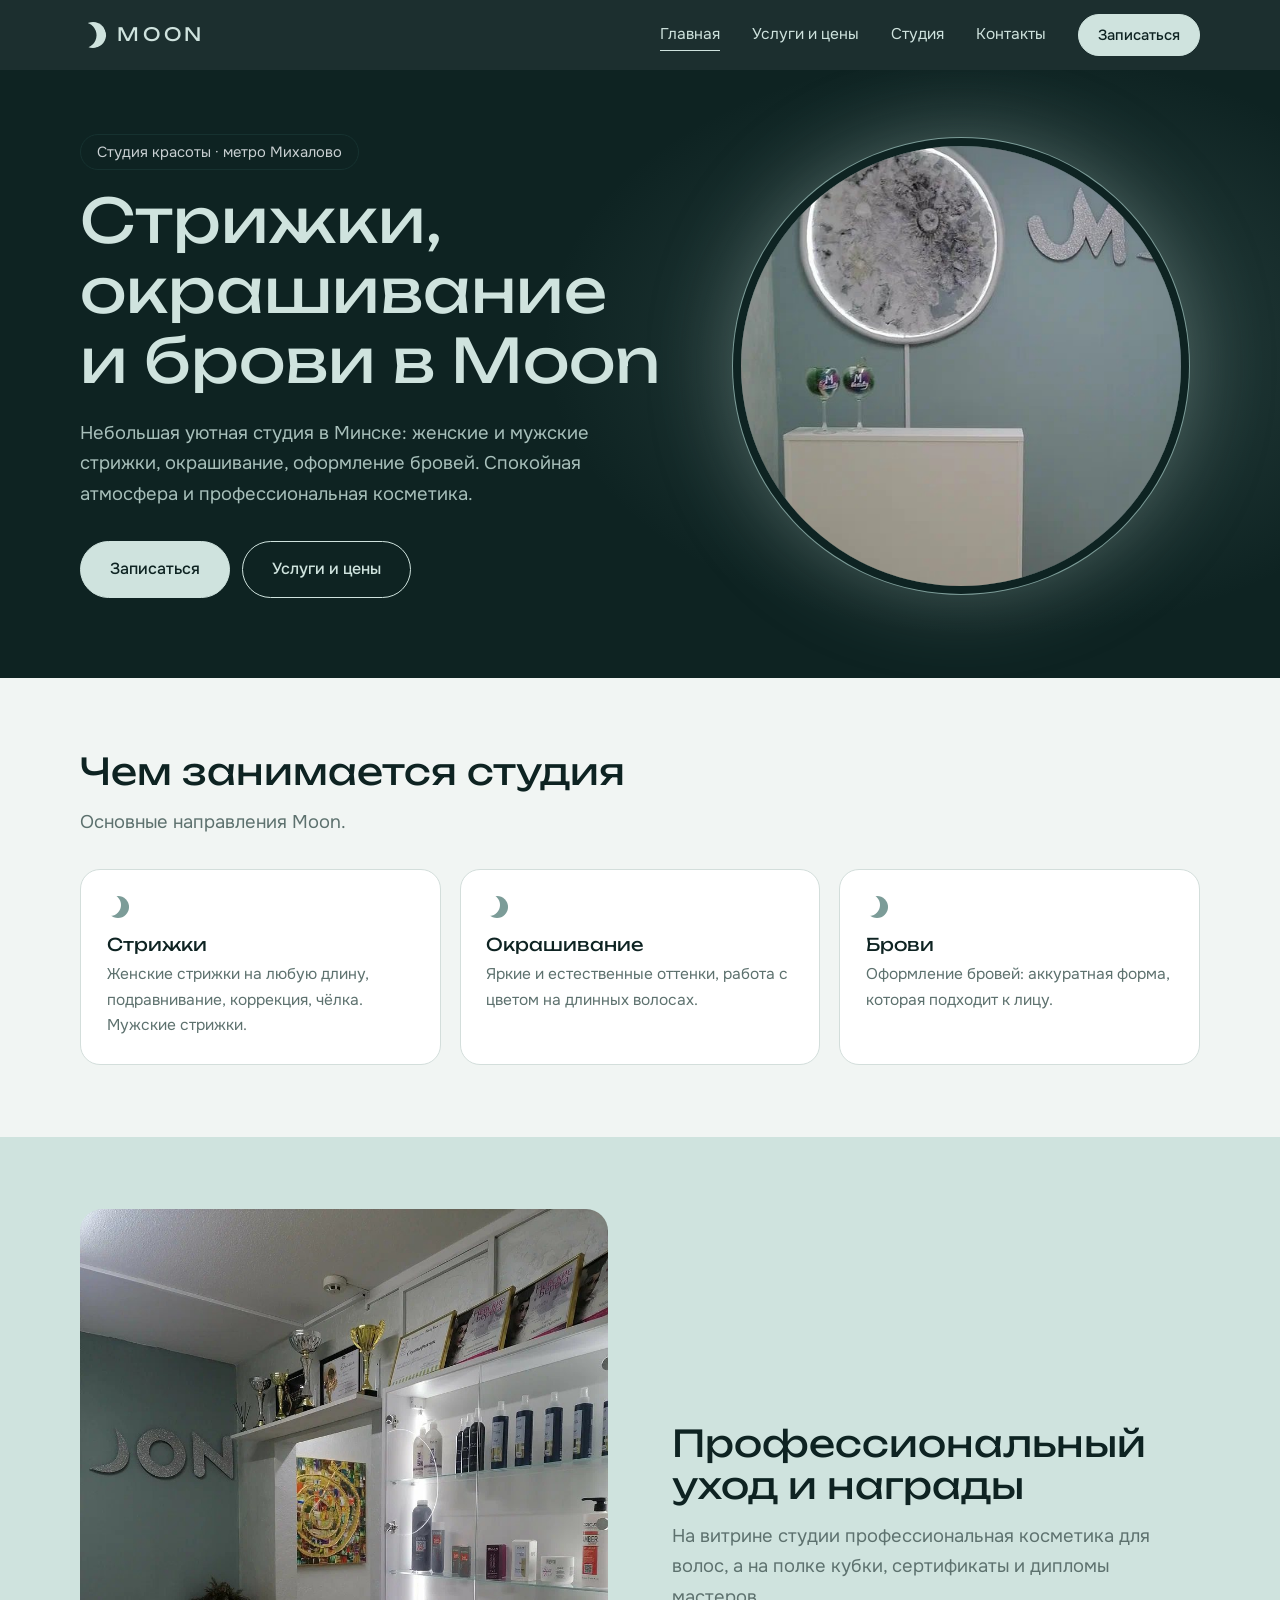
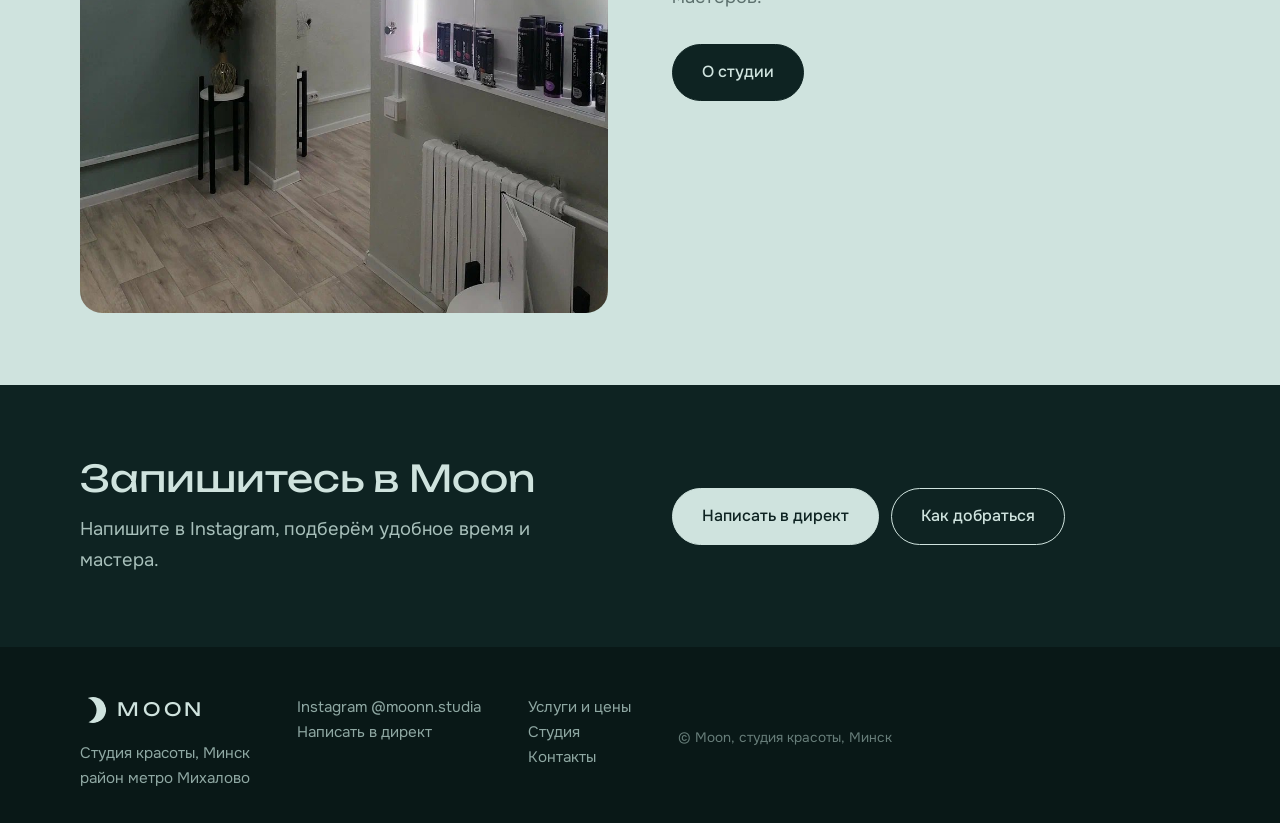
<file: index.html>
<!DOCTYPE html>
<html lang="ru"><head>
<meta charset="utf-8"><meta name="viewport" content="width=device-width,initial-scale=1">
<title>Moon — студия красоты в Минске у метро Михалово</title><meta name="description" content="Студия красоты Moon в Минске: женские и мужские стрижки, окрашивание, брови. Рядом с метро Михалово. Запись в Instagram."><meta name="theme-color" content="#0e2322">
<link rel="icon" href="favicon.ico" sizes="any"><link rel="icon" type="image/png" sizes="32x32" href="favicon-32.png"><link rel="icon" type="image/png" sizes="192x192" href="favicon-192.png"><link rel="apple-touch-icon" href="apple-touch-icon.png">
<link rel="preconnect" href="https://fonts.googleapis.com"><link rel="preconnect" href="https://fonts.gstatic.com" crossorigin>
<link href="https://fonts.googleapis.com/css2?family=Unbounded:wght@300;400;500&family=Onest:wght@300;400;500&display=swap" rel="stylesheet">
<link rel="stylesheet" href="style.css">
</head><body>
<header><div class="wrap bar">
<a class="logo" href="index.html" aria-label="Moon — на главную"><i></i>MOON</a>
<button class="burger" aria-label="Меню" aria-expanded="false">☰</button>
<nav><a href="index.html" aria-current="page">Главная</a><a href="services.html">Услуги и цены</a><a href="studio.html">Студия</a><a href="contacts.html">Контакты</a><a class="btn" href="https://ig.me/m/moonn.studia">Записаться</a></nav>
</div></header>
<main>
<div class="hero"><div class="wrap">
<div><span class="tag">Студия красоты · метро Михалово</span>
<h1>Стрижки, окрашивание и брови в Moon</h1>
<p class="lead">Небольшая уютная студия в Минске: женские и мужские стрижки, окрашивание, оформление бровей. Спокойная атмосфера и профессиональная косметика.</p>
<div class="row"><a class="btn" href="https://ig.me/m/moonn.studia">Записаться</a><a class="btn ghost" href="services.html">Услуги и цены</a></div></div>
<div class="moon"><div class="disc"><img src="images/reception.jpg" alt="Ресепшн студии Moon: светящаяся лунная лампа и серебряная вывеска" fetchpriority="high"></div></div>
</div></div>

<section><div class="wrap"><h2>Чем занимается студия</h2>
<p class="lead">Основные направления Moon.</p>
<div class="tiles">
<div class="tile"><h3>Стрижки</h3><p>Женские стрижки на любую длину, подравнивание, коррекция, чёлка. Мужские стрижки.</p></div>
<div class="tile"><h3>Окрашивание</h3><p>Яркие и естественные оттенки, работа с цветом на длинных волосах.</p></div>
<div class="tile"><h3>Брови</h3><p>Оформление бровей: аккуратная форма, которая подходит к лицу.</p></div>
</div></div></section>

<section class="sage"><div class="wrap split">
<div class="photo"><img src="images/shelf.jpg" alt="Витрина с профессиональной косметикой и награды студии" loading="lazy"></div>
<div><h2>Профессиональный уход и награды</h2>
<p class="lead">На витрине студии профессиональная косметика для волос, а на полке кубки, сертификаты и дипломы мастеров.</p>
<p style="margin-top:2rem"><a class="btn dk" href="studio.html">О студии</a></p></div>
</div></section>
<section class="night"><div class="wrap split"><div><h2>Запишитесь в Moon</h2><p class="lead">Напишите в Instagram, подберём удобное время и мастера.</p></div><div class="row"><a class="btn" href="https://ig.me/m/moonn.studia">Написать в директ</a><a class="btn ghost" href="contacts.html">Как добраться</a></div></div></section></main>
<footer><div class="wrap">
<div><a class="logo" href="index.html"><i></i>MOON</a><p style="margin-top:1rem">Студия красоты, Минск<br>район метро Михалово</p></div>
<div><p><a href="https://www.instagram.com/moonn.studia">Instagram @moonn.studia</a></p><p><a href="https://ig.me/m/moonn.studia">Написать в директ</a></p></div>
<div><p><a href="services.html">Услуги и цены</a></p><p><a href="studio.html">Студия</a></p><p><a href="contacts.html">Контакты</a></p></div>
<p class="small">© Moon, студия красоты, Минск</p>
</div></footer>
<script src="main.js"></script></body></html>
</file>
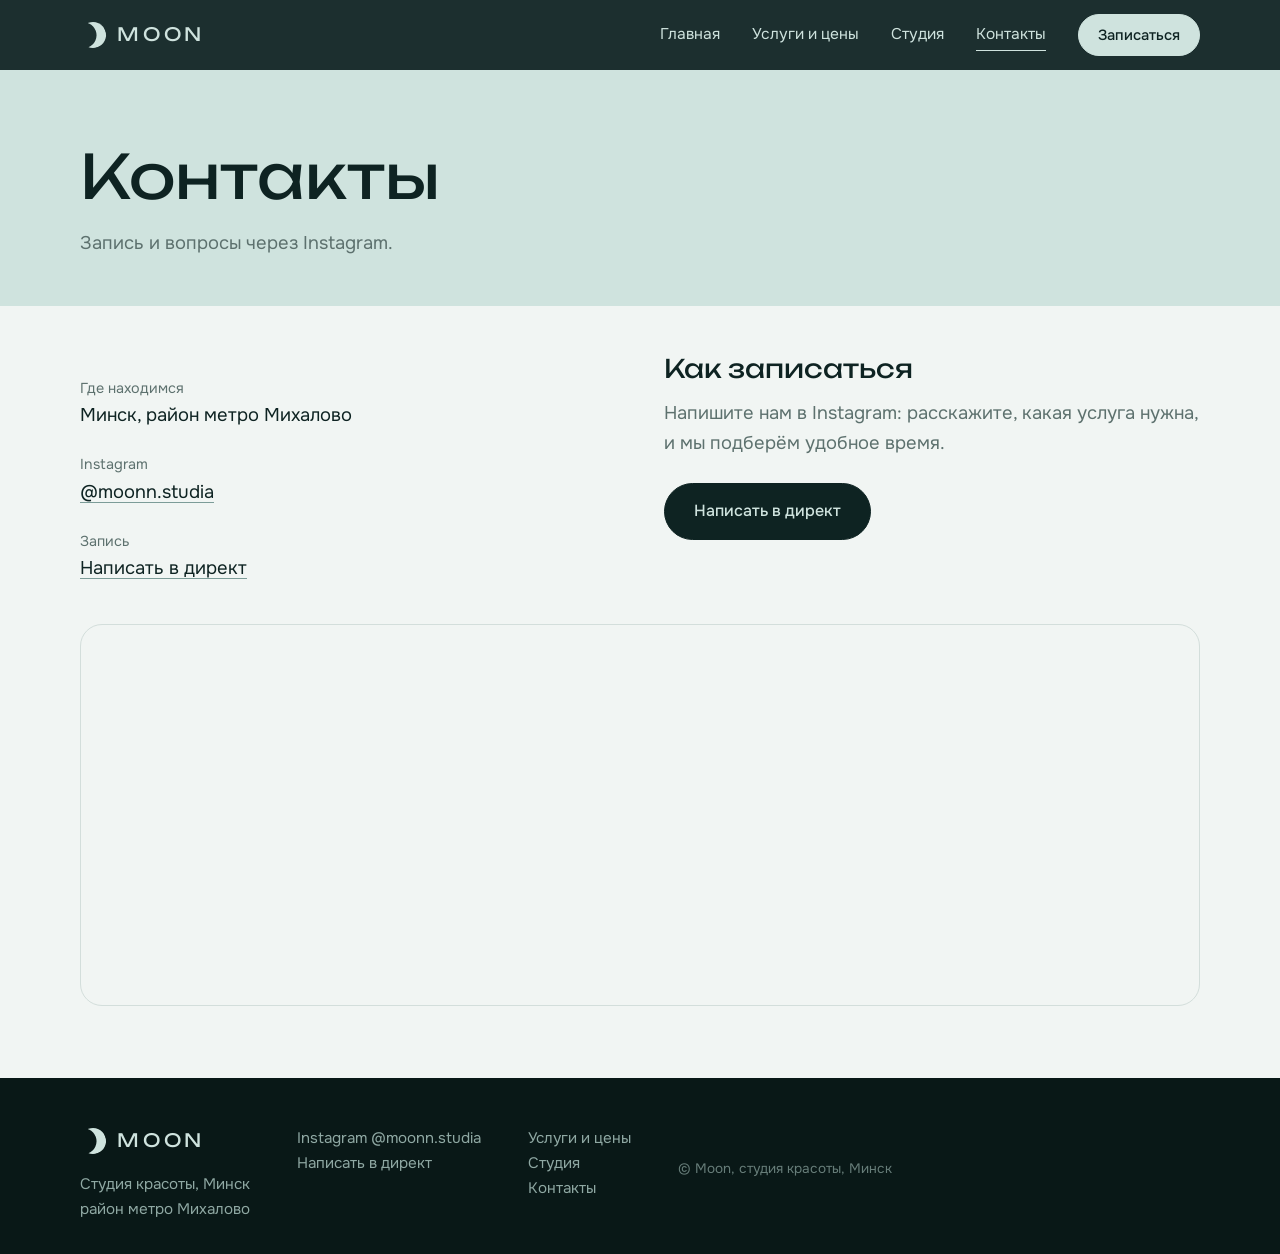
<file: contacts.html>
<!DOCTYPE html>
<html lang="ru"><head>
<meta charset="utf-8"><meta name="viewport" content="width=device-width,initial-scale=1">
<title>Контакты — Moon, студия красоты в Минске</title><meta name="description" content="Студия Moon у метро Михалово, Минск. Запись через Instagram @moonn.studia."><meta name="theme-color" content="#0e2322">
<link rel="icon" href="favicon.ico" sizes="any"><link rel="icon" type="image/png" sizes="32x32" href="favicon-32.png"><link rel="icon" type="image/png" sizes="192x192" href="favicon-192.png"><link rel="apple-touch-icon" href="apple-touch-icon.png">
<link rel="preconnect" href="https://fonts.googleapis.com"><link rel="preconnect" href="https://fonts.gstatic.com" crossorigin>
<link href="https://fonts.googleapis.com/css2?family=Unbounded:wght@300;400;500&family=Onest:wght@300;400;500&display=swap" rel="stylesheet">
<link rel="stylesheet" href="style.css">
</head><body>
<header><div class="wrap bar">
<a class="logo" href="index.html" aria-label="Moon — на главную"><i></i>MOON</a>
<button class="burger" aria-label="Меню" aria-expanded="false">☰</button>
<nav><a href="index.html">Главная</a><a href="services.html">Услуги и цены</a><a href="studio.html">Студия</a><a href="contacts.html" aria-current="page">Контакты</a><a class="btn" href="https://ig.me/m/moonn.studia">Записаться</a></nav>
</div></header>
<main>
<section class="sage" style="padding-bottom:3rem"><div class="wrap"><h1>Контакты</h1>
<p class="lead" style="margin-top:1rem">Запись и вопросы через Instagram.</p></div></section>
<section style="padding-top:3rem"><div class="wrap"><div class="cards">
<div><dl>
<dt>Где находимся</dt><dd>Минск, район метро Михалово</dd>
<dt>Instagram</dt><dd><a href="https://www.instagram.com/moonn.studia">@moonn.studia</a></dd>
<dt>Запись</dt><dd><a href="https://ig.me/m/moonn.studia">Написать в директ</a></dd>
</dl></div>
<div><h2 style="font-size:1.6rem">Как записаться</h2><p class="lead">Напишите нам в Instagram: расскажите, какая услуга нужна, и мы подберём удобное время.</p>
<p style="margin-top:1.5rem"><a class="btn dk" href="https://ig.me/m/moonn.studia">Написать в директ</a></p></div>
</div>
<div class="map"><iframe title="Студия Moon на карте" loading="lazy" src="https://yandex.by/map-widget/v1/?ll=27.495442%2C53.877208&z=17&pt=27.495442,53.877208,pm2dgm"></iframe></div>
</div></section></main>
<footer><div class="wrap">
<div><a class="logo" href="index.html"><i></i>MOON</a><p style="margin-top:1rem">Студия красоты, Минск<br>район метро Михалово</p></div>
<div><p><a href="https://www.instagram.com/moonn.studia">Instagram @moonn.studia</a></p><p><a href="https://ig.me/m/moonn.studia">Написать в директ</a></p></div>
<div><p><a href="services.html">Услуги и цены</a></p><p><a href="studio.html">Студия</a></p><p><a href="contacts.html">Контакты</a></p></div>
<p class="small">© Moon, студия красоты, Минск</p>
</div></footer>
<script src="main.js"></script></body></html>
</file>
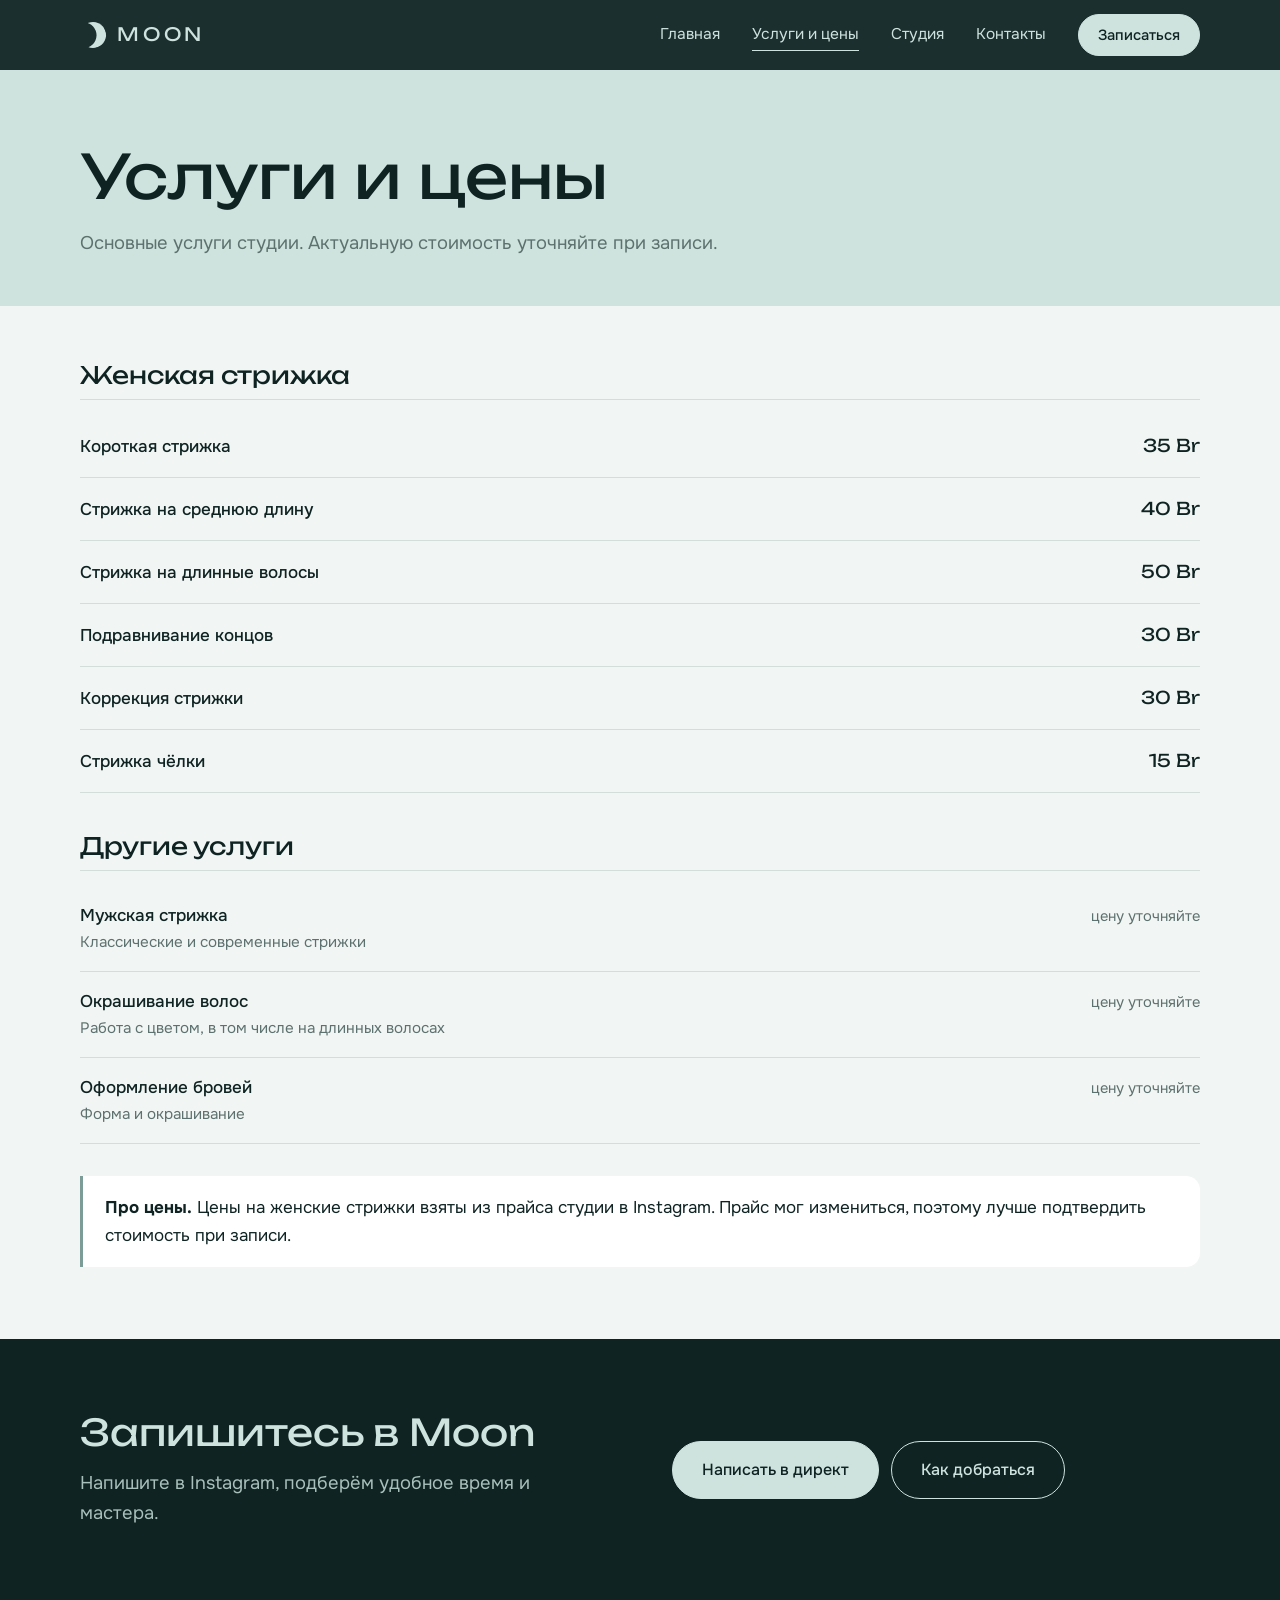
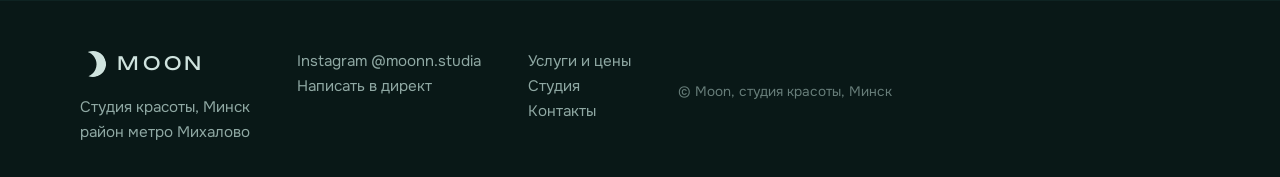
<file: services.html>
<!DOCTYPE html>
<html lang="ru"><head>
<meta charset="utf-8"><meta name="viewport" content="width=device-width,initial-scale=1">
<title>Услуги и цены — Moon, студия красоты в Минске</title><meta name="description" content="Женская стрижка от 15 до 50 Br, мужские стрижки, окрашивание, брови. Студия Moon у метро Михалово."><meta name="theme-color" content="#0e2322">
<link rel="icon" href="favicon.ico" sizes="any"><link rel="icon" type="image/png" sizes="32x32" href="favicon-32.png"><link rel="icon" type="image/png" sizes="192x192" href="favicon-192.png"><link rel="apple-touch-icon" href="apple-touch-icon.png">
<link rel="preconnect" href="https://fonts.googleapis.com"><link rel="preconnect" href="https://fonts.gstatic.com" crossorigin>
<link href="https://fonts.googleapis.com/css2?family=Unbounded:wght@300;400;500&family=Onest:wght@300;400;500&display=swap" rel="stylesheet">
<link rel="stylesheet" href="style.css">
</head><body>
<header><div class="wrap bar">
<a class="logo" href="index.html" aria-label="Moon — на главную"><i></i>MOON</a>
<button class="burger" aria-label="Меню" aria-expanded="false">☰</button>
<nav><a href="index.html">Главная</a><a href="services.html" aria-current="page">Услуги и цены</a><a href="studio.html">Студия</a><a href="contacts.html">Контакты</a><a class="btn" href="https://ig.me/m/moonn.studia">Записаться</a></nav>
</div></header>
<main>
<section class="sage" style="padding-bottom:3rem"><div class="wrap"><h1>Услуги и цены</h1>
<p class="lead" style="margin-top:1rem">Основные услуги студии. Актуальную стоимость уточняйте при записи.</p></div></section>
<section style="padding-top:1rem"><div class="wrap">
<div class="group"><h2>Женская стрижка</h2>
<div class="item"><div class="n"><strong>Короткая стрижка</strong><p></p></div><span class="pr">35 Br</span></div>
<div class="item"><div class="n"><strong>Стрижка на среднюю длину</strong><p></p></div><span class="pr">40 Br</span></div>
<div class="item"><div class="n"><strong>Стрижка на длинные волосы</strong><p></p></div><span class="pr">50 Br</span></div>
<div class="item"><div class="n"><strong>Подравнивание концов</strong><p></p></div><span class="pr">30 Br</span></div>
<div class="item"><div class="n"><strong>Коррекция стрижки</strong><p></p></div><span class="pr">30 Br</span></div>
<div class="item"><div class="n"><strong>Стрижка чёлки</strong><p></p></div><span class="pr">15 Br</span></div>
</div>
<div class="group"><h2>Другие услуги</h2>
<div class="item"><div class="n"><strong>Мужская стрижка</strong><p>Классические и современные стрижки</p></div><span class="pr ask">цену уточняйте</span></div>
<div class="item"><div class="n"><strong>Окрашивание волос</strong><p>Работа с цветом, в том числе на длинных волосах</p></div><span class="pr ask">цену уточняйте</span></div>
<div class="item"><div class="n"><strong>Оформление бровей</strong><p>Форма и окрашивание</p></div><span class="pr ask">цену уточняйте</span></div>
</div>
<div class="note"><strong>Про цены.</strong> Цены на женские стрижки взяты из прайса студии в Instagram. Прайс мог измениться, поэтому лучше подтвердить стоимость при записи.</div>
</div></section>
<section class="night"><div class="wrap split"><div><h2>Запишитесь в Moon</h2><p class="lead">Напишите в Instagram, подберём удобное время и мастера.</p></div><div class="row"><a class="btn" href="https://ig.me/m/moonn.studia">Написать в директ</a><a class="btn ghost" href="contacts.html">Как добраться</a></div></div></section></main>
<footer><div class="wrap">
<div><a class="logo" href="index.html"><i></i>MOON</a><p style="margin-top:1rem">Студия красоты, Минск<br>район метро Михалово</p></div>
<div><p><a href="https://www.instagram.com/moonn.studia">Instagram @moonn.studia</a></p><p><a href="https://ig.me/m/moonn.studia">Написать в директ</a></p></div>
<div><p><a href="services.html">Услуги и цены</a></p><p><a href="studio.html">Студия</a></p><p><a href="contacts.html">Контакты</a></p></div>
<p class="small">© Moon, студия красоты, Минск</p>
</div></footer>
<script src="main.js"></script></body></html>
</file>
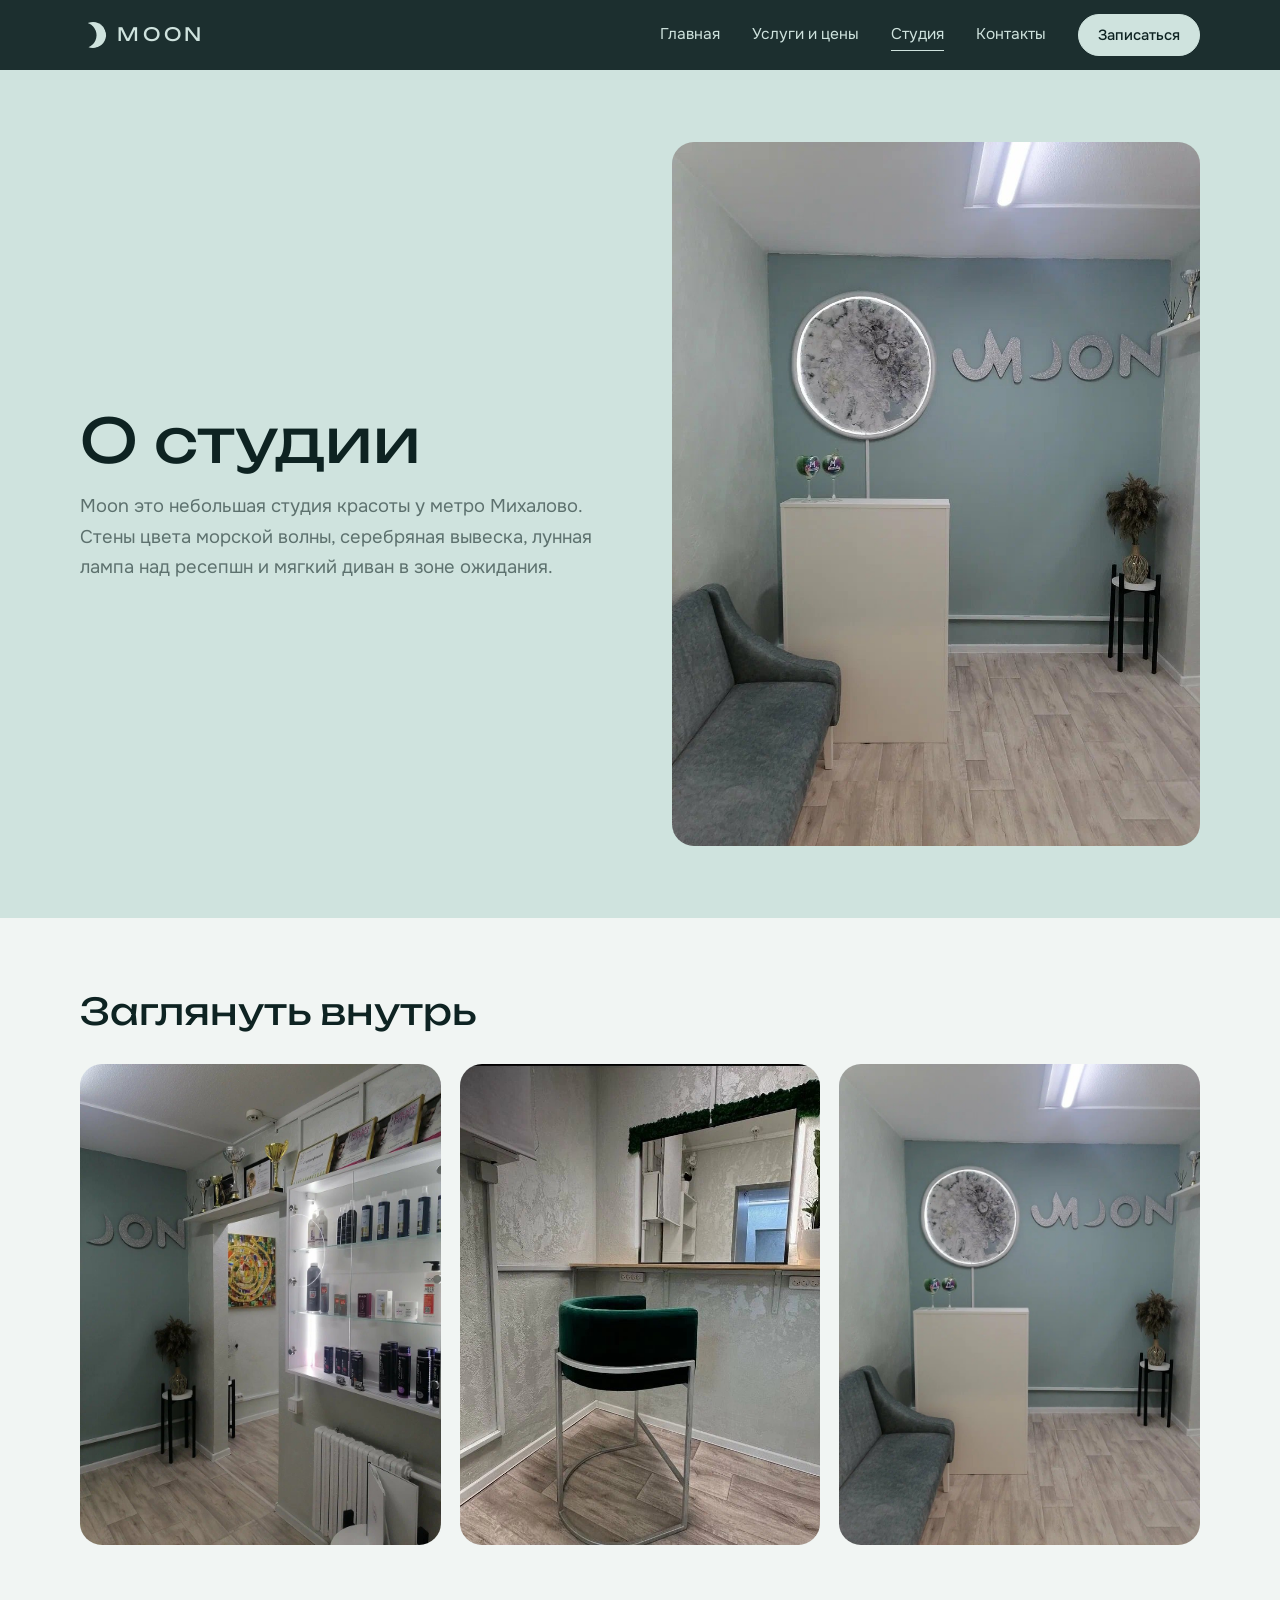
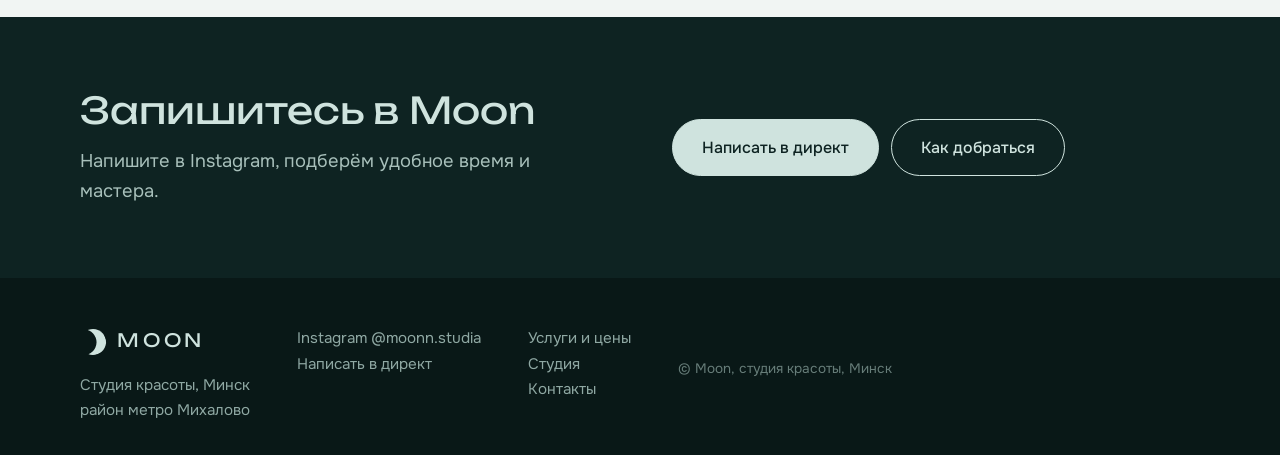
<file: studio.html>
<!DOCTYPE html>
<html lang="ru"><head>
<meta charset="utf-8"><meta name="viewport" content="width=device-width,initial-scale=1">
<title>О студии — Moon, Минск</title><meta name="description" content="Уютная студия красоты Moon: интерьер, рабочие места, профессиональная косметика. Минск, метро Михалово."><meta name="theme-color" content="#0e2322">
<link rel="icon" href="favicon.ico" sizes="any"><link rel="icon" type="image/png" sizes="32x32" href="favicon-32.png"><link rel="icon" type="image/png" sizes="192x192" href="favicon-192.png"><link rel="apple-touch-icon" href="apple-touch-icon.png">
<link rel="preconnect" href="https://fonts.googleapis.com"><link rel="preconnect" href="https://fonts.gstatic.com" crossorigin>
<link href="https://fonts.googleapis.com/css2?family=Unbounded:wght@300;400;500&family=Onest:wght@300;400;500&display=swap" rel="stylesheet">
<link rel="stylesheet" href="style.css">
</head><body>
<header><div class="wrap bar">
<a class="logo" href="index.html" aria-label="Moon — на главную"><i></i>MOON</a>
<button class="burger" aria-label="Меню" aria-expanded="false">☰</button>
<nav><a href="index.html">Главная</a><a href="services.html">Услуги и цены</a><a href="studio.html" aria-current="page">Студия</a><a href="contacts.html">Контакты</a><a class="btn" href="https://ig.me/m/moonn.studia">Записаться</a></nav>
</div></header>
<main>
<section class="sage"><div class="wrap split">
<div><h1>О студии</h1><p class="lead" style="margin-top:1rem">Moon это небольшая студия красоты у метро Михалово. Стены цвета морской волны, серебряная вывеска, лунная лампа над ресепшн и мягкий диван в зоне ожидания.</p></div>
<div class="photo"><img src="images/reception.jpg" alt="Зона ресепшн студии Moon" loading="eager"></div>
</div></section>
<section><div class="wrap"><h2>Заглянуть внутрь</h2>
<div class="moonrow">
<div class="photo"><img src="images/shelf.jpg" alt="Витрина с косметикой и награды" loading="lazy"></div>
<div class="photo"><img src="images/chair.jpg" alt="Рабочее место с зеркалом и бархатным зелёным стулом" loading="lazy"></div>
<div class="photo"><img src="images/reception.jpg" alt="Лунная лампа и диван в зоне ожидания" loading="lazy" style="object-position:20% 60%"></div>
</div></div></section>
<section class="night"><div class="wrap split"><div><h2>Запишитесь в Moon</h2><p class="lead">Напишите в Instagram, подберём удобное время и мастера.</p></div><div class="row"><a class="btn" href="https://ig.me/m/moonn.studia">Написать в директ</a><a class="btn ghost" href="contacts.html">Как добраться</a></div></div></section></main>
<footer><div class="wrap">
<div><a class="logo" href="index.html"><i></i>MOON</a><p style="margin-top:1rem">Студия красоты, Минск<br>район метро Михалово</p></div>
<div><p><a href="https://www.instagram.com/moonn.studia">Instagram @moonn.studia</a></p><p><a href="https://ig.me/m/moonn.studia">Написать в директ</a></p></div>
<div><p><a href="services.html">Услуги и цены</a></p><p><a href="studio.html">Студия</a></p><p><a href="contacts.html">Контакты</a></p></div>
<p class="small">© Moon, студия красоты, Минск</p>
</div></footer>
<script src="main.js"></script></body></html>
</file>
<file: style.css>
:root{--night:#0e2322;--night2:#163230;--teal:#7c9c98;--mint:#cfe3de;--silver:#c9d0d2;--paper:#f1f5f3;--line:#d3dedb;--mute:#5d716e;
--head:'Unbounded',system-ui,sans-serif;--sans:'Onest',system-ui,sans-serif}
*{box-sizing:border-box;margin:0;padding:0}
html{scroll-behavior:smooth}
body{font-family:var(--sans);background:var(--paper);color:var(--night);line-height:1.65;font-size:17px;-webkit-font-smoothing:antialiased}
img{max-width:100%;display:block}a{color:inherit}
:focus-visible{outline:2px solid var(--teal);outline-offset:3px}
.wrap{width:min(1120px,92%);margin:0 auto}
h1,h2,h3{font-family:var(--head);font-weight:400;line-height:1.15}
h1{font-size:clamp(2rem,5.2vw,3.8rem)}
h2{font-size:clamp(1.5rem,3.4vw,2.3rem);margin-bottom:.9rem}
h3{font-size:1.1rem}
p{max-width:58ch}.lead{font-size:1.15rem;color:var(--mute)}

header{position:sticky;top:0;z-index:20;background:rgba(14,35,34,.94);backdrop-filter:blur(10px);color:var(--mint)}
.bar{display:flex;align-items:center;justify-content:space-between;height:70px}
.logo{display:flex;align-items:center;gap:.7rem;text-decoration:none;font-family:var(--head);letter-spacing:.2em;font-size:1.15rem}
.logo i{width:26px;height:26px;border-radius:50%;box-shadow:inset -9px -3px 0 0 var(--mint);display:block;transform:rotate(-20deg)}
nav{display:flex;gap:2rem;align-items:center}
nav a{text-decoration:none;font-size:.97rem;padding:.2rem 0;border-bottom:1px solid transparent}
nav a:hover,nav a[aria-current]{border-color:var(--mint)}
.burger{display:none;background:none;border:1px solid var(--night2);border-radius:50%;width:44px;height:44px;font-size:1.2rem;cursor:pointer;color:var(--mint)}
.btn{display:inline-block;text-decoration:none;background:var(--mint);color:var(--night);padding:.9rem 1.8rem;border-radius:999px;font-family:inherit;font-weight:500;font-size:1rem;border:1px solid var(--mint);cursor:pointer;transition:background .2s,color .2s}
.btn:hover{background:#fff;border-color:#fff}
.btn.dk{background:var(--night);color:var(--mint);border-color:var(--night)}.btn.dk:hover{background:var(--teal);border-color:var(--teal);color:var(--night)}
.btn.ghost{background:transparent;color:inherit;border-color:currentColor}
.btn.ghost:hover{background:var(--mint);color:var(--night)}
nav .btn{padding:.5rem 1.2rem;font-size:.92rem}
.row{display:flex;gap:.8rem;flex-wrap:wrap}

.hero{background:var(--night);color:var(--mint);padding:4rem 0 5rem;overflow:hidden;background-image:radial-gradient(700px 450px at 78% 45%,rgba(124,156,152,.28),transparent 65%)}
.hero .wrap{display:grid;grid-template-columns:1.1fr .9fr;gap:3.5rem;align-items:center}
.hero h1{margin:1rem 0 1.4rem}.hero .lead{color:#a8c0bb;margin-bottom:2rem}
.tag{display:inline-block;border:1px solid var(--night2);border-radius:999px;padding:.3rem 1rem;font-size:.92rem;color:var(--silver)}
.moon{position:relative;width:min(440px,100%);margin:0 auto;animation:rise 1s ease both}
.moon .disc{aspect-ratio:1;border-radius:50%;overflow:hidden;box-shadow:0 0 0 8px var(--night),0 0 0 9px var(--teal),0 0 90px rgba(207,227,222,.35)}
.moon img{width:100%;height:100%;object-fit:cover;transform:scale(1.7);transform-origin:36% 32%}
@keyframes rise{from{opacity:0;transform:translateY(24px)}to{opacity:1;transform:none}}

section{padding:4.5rem 0}
.night{background:var(--night);color:var(--mint)}.night .lead{color:#a8c0bb}
.sage{background:var(--mint)}
.split{display:grid;grid-template-columns:1fr 1fr;gap:4rem;align-items:center}
.split.rev>:first-child{order:2}
.photo{border-radius:22px;overflow:hidden}.photo img{width:100%;height:100%;object-fit:cover}
.tiles{display:grid;grid-template-columns:repeat(3,1fr);gap:1.2rem;margin-top:2rem}
.tile{background:#fff;border:1px solid var(--line);border-radius:20px;padding:1.6rem}
.tile::before{content:"";display:block;width:22px;height:22px;border-radius:50%;box-shadow:inset -8px -2px 0 0 var(--teal);margin-bottom:1rem}
.tile p{font-size:.97rem;color:var(--mute);margin-top:.5rem}

.group{margin-top:2.5rem}
.group h2{font-size:1.5rem;border-bottom:1px solid var(--line);padding-bottom:.6rem}
.item{display:flex;align-items:baseline;gap:1rem;padding:1rem 0;border-bottom:1px solid var(--line)}
.item .n{flex:1}.item .n strong{font-weight:500;display:block}.item .n p{font-size:.95rem;color:var(--mute)}
.pr{font-family:var(--head);font-size:1.1rem;color:var(--night);white-space:nowrap}
.ask{font-family:var(--sans);font-size:.92rem;color:var(--mute)}
.note{margin-top:2rem;background:#fff;border-left:3px solid var(--teal);border-radius:0 14px 14px 0;padding:1.1rem 1.4rem}

.moonrow{display:grid;grid-template-columns:repeat(3,1fr);gap:1.2rem;margin-top:2rem}
.moonrow .photo{aspect-ratio:3/4}

.cards{display:grid;grid-template-columns:1fr 1fr;gap:3rem}
dl dt{font-size:.9rem;color:var(--mute);margin-top:1.4rem}
dl dd{font-size:1.15rem}dl a{text-underline-offset:4px;text-decoration-color:var(--teal)}
.map{border-radius:22px;overflow:hidden;border:1px solid var(--line);margin-top:2.5rem}
.map iframe{width:100%;height:380px;border:0;display:block}

footer{background:#091817;color:#8fa8a3;padding:3rem 0 2rem;font-size:.95rem}
footer .wrap{display:flex;justify-content:space-between;gap:2rem;flex-wrap:wrap}
footer a{text-decoration:none}footer a:hover{color:#fff}footer .logo{color:var(--mint)}
.small{width:100%;font-size:.85rem;opacity:.7;margin-top:2rem}

.reveal{opacity:0;transform:translateY(28px);transition:opacity .9s cubic-bezier(.22,.61,.36,1),transform .9s cubic-bezier(.22,.61,.36,1)}
.reveal.in{opacity:1;transform:none}
@media(prefers-reduced-motion:reduce){.reveal{opacity:1;transform:none;transition:none}.moon{animation:none}html{scroll-behavior:auto}}
@media(max-width:860px){
 .hero .wrap,.split,.cards{grid-template-columns:1fr;gap:2.4rem}
 .split.rev>:first-child{order:0}
 .tiles,.moonrow{grid-template-columns:1fr}
 .moonrow .photo{aspect-ratio:4/3}
 .burger{display:block}
 nav{display:none;position:absolute;top:70px;left:0;right:0;background:var(--night);flex-direction:column;align-items:flex-start;padding:1.2rem 4%;gap:1rem}
 nav.open{display:flex}
 section{padding:3.2rem 0}
 .moon{width:min(320px,84%)}
}
</file>
